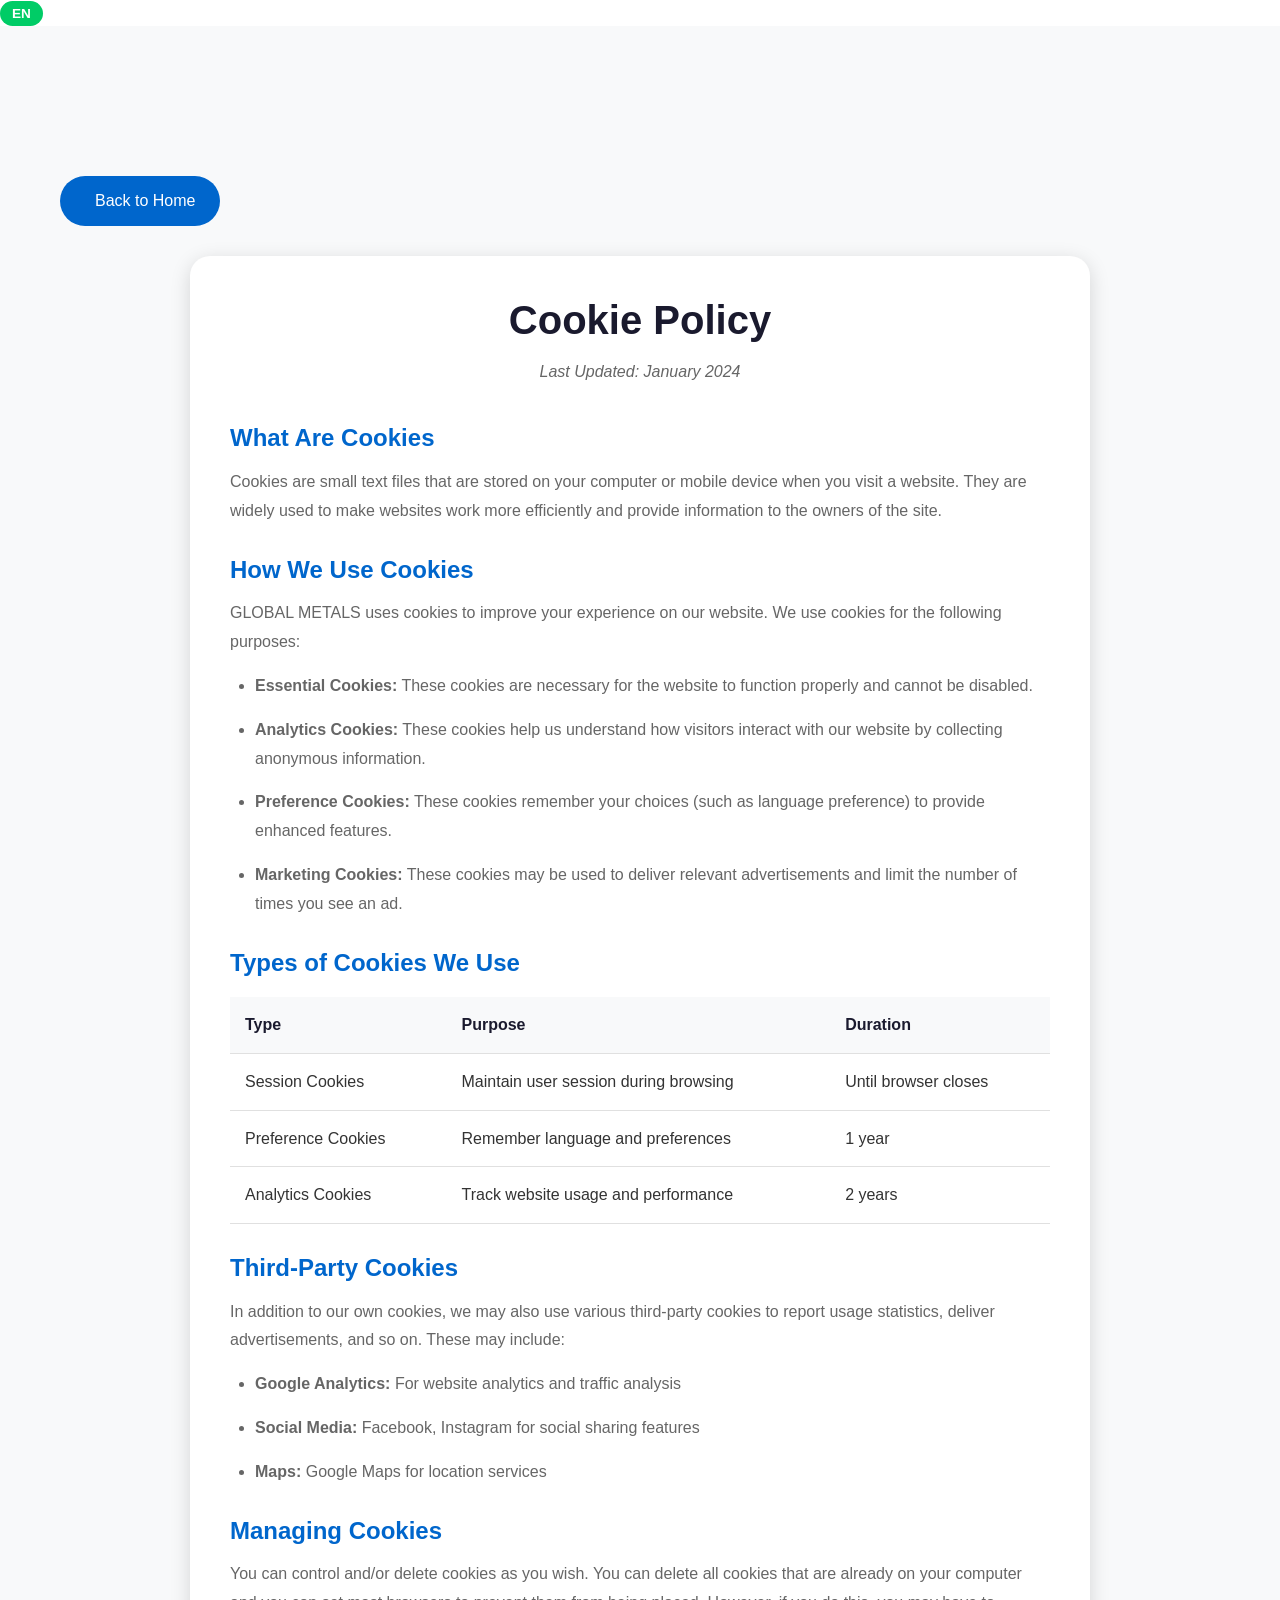
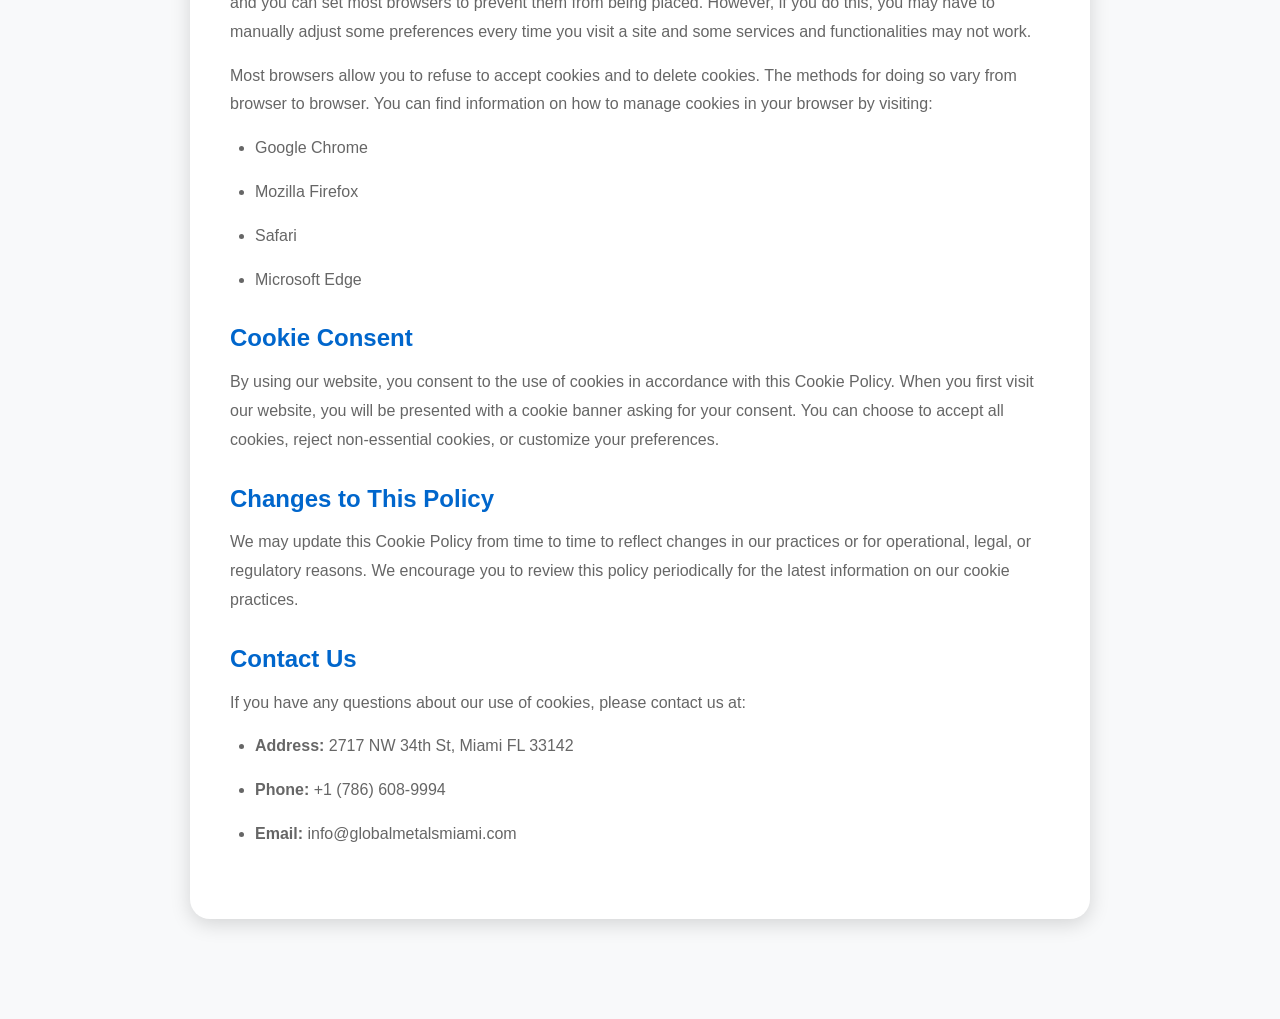
<file: cookies.html>
<!DOCTYPE html>
<html lang="en">
<head>
    <meta charset="UTF-8">
    <meta name="viewport" content="width=device-width, initial-scale=1.0">
    <title>Cookie Policy | GLOBAL METALS</title>
    <meta name="description" content="Cookie Policy for GLOBAL METALS - Learn about how we use cookies on our website">
    <link rel="stylesheet" href="styles.css">
    <style>
        .policy-page {
            padding: 150px 0 100px;
            background: var(--light-color);
            min-height: 100vh;
        }
        .policy-container {
            max-width: 900px;
            margin: 0 auto;
            padding: 40px;
            background: var(--white);
            border-radius: var(--border-radius-lg);
            box-shadow: var(--shadow-md);
        }
        .policy-header {
            text-align: center;
            margin-bottom: 40px;
        }
        .policy-header h1 {
            font-size: 2.5rem;
            color: var(--dark-color);
            margin-bottom: 15px;
        }
        .policy-section {
            margin-bottom: 30px;
        }
        .policy-section h2 {
            color: var(--primary-color);
            margin: 25px 0 15px;
            font-size: 1.5rem;
        }
        .policy-section p,
        .policy-section li {
            color: var(--text-light);
            line-height: 1.8;
            margin-bottom: 15px;
        }
        .policy-section ul {
            list-style: disc;
            padding-left: 25px;
        }
        .back-home {
            display: inline-flex;
            align-items: center;
            gap: 10px;
            padding: 12px 25px;
            background: var(--primary-color);
            color: var(--white);
            border-radius: 25px;
            margin-bottom: 30px;
            transition: var(--transition);
        }
        .back-home:hover {
            background: var(--primary-dark);
            transform: translateX(-5px);
        }
        .last-updated {
            color: var(--text-light);
            font-style: italic;
            margin-bottom: 20px;
        }
        .cookie-table {
            width: 100%;
            border-collapse: collapse;
            margin: 20px 0;
        }
        .cookie-table th,
        .cookie-table td {
            padding: 15px;
            text-align: left;
            border-bottom: 1px solid var(--gray);
        }
        .cookie-table th {
            background: var(--light-color);
            color: var(--dark-color);
            font-weight: 600;
        }
        .cookie-table tr:hover {
            background: var(--light-color);
        }
    </style>
</head>
<body>
    <!-- Language Toggle -->
    <div class="language-toggle">
        <button id="lang-en" class="lang-btn active" data-lang="en">EN</button>
        <button id="lang-es" class="lang-btn" data-lang="es">ES</button>
    </div>

    <div class="policy-page">
        <div class="container">
            <a href="index.html" class="back-home">
                <i class="fas fa-arrow-left"></i>
                <span data-i18n="back">Back to Home</span>
            </a>
            
            <div class="policy-container">
                <div class="policy-header">
                    <h1 data-i18n="cookie.title">Cookie Policy</h1>
                    <p class="last-updated" data-i18n="cookie.updated">Last Updated: January 2024</p>
                </div>

                <div class="policy-content">
                    <div class="policy-section">
                        <h2 data-i18n="cookie.intro.title">What Are Cookies</h2>
                        <p data-i18n="cookie.intro.text">
                            Cookies are small text files that are stored on your computer or mobile device 
                            when you visit a website. They are widely used to make websites work more 
                            efficiently and provide information to the owners of the site.
                        </p>
                    </div>

                    <div class="policy-section">
                        <h2 data-i18n="cookie.how.title">How We Use Cookies</h2>
                        <p data-i18n="cookie.how.text">
                            GLOBAL METALS uses cookies to improve your experience on our website. We use 
                            cookies for the following purposes:
                        </p>
                        <ul>
                            <li data-i18n="cookie.how.item1">
                                <strong>Essential Cookies:</strong> These cookies are necessary for the 
                                website to function properly and cannot be disabled.
                            </li>
                            <li data-i18n="cookie.how.item2">
                                <strong>Analytics Cookies:</strong> These cookies help us understand how 
                                visitors interact with our website by collecting anonymous information.
                            </li>
                            <li data-i18n="cookie.how.item3">
                                <strong>Preference Cookies:</strong> These cookies remember your choices 
                                (such as language preference) to provide enhanced features.
                            </li>
                            <li data-i18n="cookie.how.item4">
                                <strong>Marketing Cookies:</strong> These cookies may be used to deliver 
                                relevant advertisements and limit the number of times you see an ad.
                            </li>
                        </ul>
                    </div>

                    <div class="policy-section">
                        <h2 data-i18n="cookie.types.title">Types of Cookies We Use</h2>
                        <table class="cookie-table">
                            <thead>
                                <tr>
                                    <th data-i18n="cookie.table.type">Type</th>
                                    <th data-i18n="cookie.table.purpose">Purpose</th>
                                    <th data-i18n="cookie.table.duration">Duration</th>
                                </tr>
                            </thead>
                            <tbody>
                                <tr>
                                    <td data-i18n="cookie.table.row1.type">Session Cookies</td>
                                    <td data-i18n="cookie.table.row1.purpose">Maintain user session during browsing</td>
                                    <td data-i18n="cookie.table.row1.duration">Until browser closes</td>
                                </tr>
                                <tr>
                                    <td data-i18n="cookie.table.row2.type">Preference Cookies</td>
                                    <td data-i18n="cookie.table.row2.purpose">Remember language and preferences</td>
                                    <td data-i18n="cookie.table.row2.duration">1 year</td>
                                </tr>
                                <tr>
                                    <td data-i18n="cookie.table.row3.type">Analytics Cookies</td>
                                    <td data-i18n="cookie.table.row3.purpose">Track website usage and performance</td>
                                    <td data-i18n="cookie.table.row3.duration">2 years</td>
                                </tr>
                            </tbody>
                        </table>
                    </div>

                    <div class="policy-section">
                        <h2 data-i18n="cookie.third.title">Third-Party Cookies</h2>
                        <p data-i18n="cookie.third.text">
                            In addition to our own cookies, we may also use various third-party cookies 
                            to report usage statistics, deliver advertisements, and so on. These may include:
                        </p>
                        <ul>
                            <li data-i18n="cookie.third.item1">
                                <strong>Google Analytics:</strong> For website analytics and traffic analysis
                            </li>
                            <li data-i18n="cookie.third.item2">
                                <strong>Social Media:</strong> Facebook, Instagram for social sharing features
                            </li>
                            <li data-i18n="cookie.third.item3">
                                <strong>Maps:</strong> Google Maps for location services
                            </li>
                        </ul>
                    </div>

                    <div class="policy-section">
                        <h2 data-i18n="cookie.manage.title">Managing Cookies</h2>
                        <p data-i18n="cookie.manage.text">
                            You can control and/or delete cookies as you wish. You can delete all cookies 
                            that are already on your computer and you can set most browsers to prevent them 
                            from being placed. However, if you do this, you may have to manually adjust some 
                            preferences every time you visit a site and some services and functionalities may 
                            not work.
                        </p>
                        <p data-i18n="cookie.manage.instructions">
                            Most browsers allow you to refuse to accept cookies and to delete cookies. The 
                            methods for doing so vary from browser to browser. You can find information on 
                            how to manage cookies in your browser by visiting:
                        </p>
                        <ul>
                            <li><a href="https://support.google.com/chrome/answer/95647" target="_blank" rel="noopener">Google Chrome</a></li>
                            <li><a href="https://support.mozilla.org/en-US/kb/clear-cookies-and-site-data-firefox" target="_blank" rel="noopener">Mozilla Firefox</a></li>
                            <li><a href="https://support.apple.com/guide/safari/manage-cookies-sfri11471/mac" target="_blank" rel="noopener">Safari</a></li>
                            <li><a href="https://support.microsoft.com/en-us/microsoft-edge/delete-cookies-in-microsoft-edge-63947406-40ac-c3b8-57b9-2a946a29ae09" target="_blank" rel="noopener">Microsoft Edge</a></li>
                        </ul>
                    </div>

                    <div class="policy-section">
                        <h2 data-i18n="cookie.consent.title">Cookie Consent</h2>
                        <p data-i18n="cookie.consent.text">
                            By using our website, you consent to the use of cookies in accordance with this 
                            Cookie Policy. When you first visit our website, you will be presented with a 
                            cookie banner asking for your consent. You can choose to accept all cookies, 
                            reject non-essential cookies, or customize your preferences.
                        </p>
                    </div>

                    <div class="policy-section">
                        <h2 data-i18n="cookie.changes.title">Changes to This Policy</h2>
                        <p data-i18n="cookie.changes.text">
                            We may update this Cookie Policy from time to time to reflect changes in our 
                            practices or for operational, legal, or regulatory reasons. We encourage you to 
                            review this policy periodically for the latest information on our cookie practices.
                        </p>
                    </div>

                    <div class="policy-section">
                        <h2 data-i18n="cookie.contact.title">Contact Us</h2>
                        <p data-i18n="cookie.contact.text">
                            If you have any questions about our use of cookies, please contact us at:
                        </p>
                        <ul>
                            <li><strong>Address:</strong> 2717 NW 34th St, Miami FL 33142</li>
                            <li><strong>Phone:</strong> +1 (786) 608-9994</li>
                            <li><strong>Email:</strong> info@globalmetalsmiami.com</li>
                        </ul>
                    </div>
                </div>
            </div>
        </div>
    </div>

    <script>
        const translations = {
            en: {
                'back': 'Back to Home',
                'cookie.title': 'Cookie Policy',
                'cookie.updated': 'Last Updated: January 2024',
                'cookie.intro.title': 'What Are Cookies',
                'cookie.intro.text': 'Cookies are small text files that are stored on your computer or mobile device when you visit a website. They are widely used to make websites work more efficiently and provide information to the owners of the site.',
                'cookie.how.title': 'How We Use Cookies',
                'cookie.how.text': 'GLOBAL METALS uses cookies to improve your experience on our website. We use cookies for the following purposes:',
                'cookie.how.item1': '<strong>Essential Cookies:</strong> These cookies are necessary for the website to function properly and cannot be disabled.',
                'cookie.how.item2': '<strong>Analytics Cookies:</strong> These cookies help us understand how visitors interact with our website by collecting anonymous information.',
                'cookie.how.item3': '<strong>Preference Cookies:</strong> These cookies remember your choices (such as language preference) to provide enhanced features.',
                'cookie.how.item4': '<strong>Marketing Cookies:</strong> These cookies may be used to deliver relevant advertisements and limit the number of times you see an ad.',
                'cookie.types.title': 'Types of Cookies We Use',
                'cookie.table.type': 'Type',
                'cookie.table.purpose': 'Purpose',
                'cookie.table.duration': 'Duration',
                'cookie.table.row1.type': 'Session Cookies',
                'cookie.table.row1.purpose': 'Maintain user session during browsing',
                'cookie.table.row1.duration': 'Until browser closes',
                'cookie.table.row2.type': 'Preference Cookies',
                'cookie.table.row2.purpose': 'Remember language and preferences',
                'cookie.table.row2.duration': '1 year',
                'cookie.table.row3.type': 'Analytics Cookies',
                'cookie.table.row3.purpose': 'Track website usage and performance',
                'cookie.table.row3.duration': '2 years',
                'cookie.third.title': 'Third-Party Cookies',
                'cookie.third.text': 'In addition to our own cookies, we may also use various third-party cookies to report usage statistics, deliver advertisements, and so on. These may include:',
                'cookie.third.item1': '<strong>Google Analytics:</strong> For website analytics and traffic analysis',
                'cookie.third.item2': '<strong>Social Media:</strong> Facebook, Instagram for social sharing features',
                'cookie.third.item3': '<strong>Maps:</strong> Google Maps for location services',
                'cookie.manage.title': 'Managing Cookies',
                'cookie.manage.text': 'You can control and/or delete cookies as you wish. You can delete all cookies that are already on your computer and you can set most browsers to prevent them from being placed. However, if you do this, you may have to manually adjust some preferences every time you visit a site and some services and functionalities may not work.',
                'cookie.manage.instructions': 'Most browsers allow you to refuse to accept cookies and to delete cookies. The methods for doing so vary from browser to browser. You can find information on how to manage cookies in your browser by visiting:',
                'cookie.consent.title': 'Cookie Consent',
                'cookie.consent.text': 'By using our website, you consent to the use of cookies in accordance with this Cookie Policy. When you first visit our website, you will be presented with a cookie banner asking for your consent. You can choose to accept all cookies, reject non-essential cookies, or customize your preferences.',
                'cookie.changes.title': 'Changes to This Policy',
                'cookie.changes.text': 'We may update this Cookie Policy from time to time to reflect changes in our practices or for operational, legal, or regulatory reasons. We encourage you to review this policy periodically for the latest information on our cookie practices.',
                'cookie.contact.title': 'Contact Us',
                'cookie.contact.text': 'If you have any questions about our use of cookies, please contact us at:'
            },
            es: {
                'back': 'Volver al Inicio',
                'cookie.title': 'Política de Cookies',
                'cookie.updated': 'Última Actualización: Enero 2024',
                'cookie.intro.title': 'Qué son las Cookies',
                'cookie.intro.text': 'Las cookies son pequeños archivos de texto que se almacenan en su computadora o dispositivo móvil cuando visita un sitio web. Se utilizan ampliamente para hacer que los sitios web funcionen de manera más eficiente y proporcionar información a los propietarios del sitio.',
                'cookie.how.title': 'Cómo Usamos las Cookies',
                'cookie.how.text': 'GLOBAL METALS usa cookies para mejorar su experiencia en nuestro sitio web. Usamos cookies para los siguientes propósitos:',
                'cookie.how.item1': '<strong>Cookies Esenciales:</strong> Estas cookies son necesarias para que el sitio web funcione correctamente y no se pueden deshabilitar.',
                'cookie.how.item2': '<strong>Cookies de Análisis:</strong> Estas cookies nos ayudan a comprender cómo los visitantes interactúan con nuestro sitio web recopilando información anónima.',
                'cookie.how.item3': '<strong>Cookies de Preferencia:</strong> Estas cookies recuerdan sus elecciones (como la preferencia de idioma) para proporcionar funciones mejoradas.',
                'cookie.how.item4': '<strong>Cookies de Marketing:</strong> Estas cookies pueden usarse para mostrar anuncios relevantes y limitar la cantidad de veces que ve un anuncio.',
                'cookie.types.title': 'Tipos de Cookies que Usamos',
                'cookie.table.type': 'Tipo',
                'cookie.table.purpose': 'Propósito',
                'cookie.table.duration': 'Duración',
                'cookie.table.row1.type': 'Cookies de Sesión',
                'cookie.table.row1.purpose': 'Mantener la sesión del usuario durante la navegación',
                'cookie.table.row1.duration': 'Hasta cerrar el navegador',
                'cookie.table.row2.type': 'Cookies de Preferencia',
                'cookie.table.row2.purpose': 'Recordar idioma y preferencias',
                'cookie.table.row2.duration': '1 año',
                'cookie.table.row3.type': 'Cookies de Análisis',
                'cookie.table.row3.purpose': 'Rastrear uso y rendimiento del sitio web',
                'cookie.table.row3.duration': '2 años',
                'cookie.third.title': 'Cookies de Terceros',
                'cookie.third.text': 'Además de nuestras propias cookies, también podemos usar varias cookies de terceros para informar estadísticas de uso, mostrar anuncios, etc. Estas pueden incluir:',
                'cookie.third.item1': '<strong>Google Analytics:</strong> Para análisis del sitio web y tráfico',
                'cookie.third.item2': '<strong>Redes Sociales:</strong> Facebook, Instagram para funciones de compartir',
                'cookie.third.item3': '<strong>Mapas:</strong> Google Maps para servicios de ubicación',
                'cookie.manage.title': 'Gestionar Cookies',
                'cookie.manage.text': 'Puede controlar y/o eliminar cookies como desee. Puede eliminar todas las cookies que ya están en su computadora y puede configurar la mayoría de los navegadores para evitar que se coloquen. Sin embargo, si hace esto, es posible que deba ajustar manualmente algunas preferencias cada vez que visite un sitio y algunos servicios y funciones pueden no funcionar.',
                'cookie.manage.instructions': 'La mayoría de los navegadores le permiten rechazar aceptar cookies y eliminar cookies. Los métodos para hacerlo varían de navegador a navegador. Puede encontrar información sobre cómo administrar cookies en su navegador visitando:',
                'cookie.consent.title': 'Consentimiento de Cookies',
                'cookie.consent.text': 'Al usar nuestro sitio web, usted consiente el uso de cookies de acuerdo con esta Política de Cookies. Cuando visite nuestro sitio web por primera vez, se le presentará un banner de cookies solicitando su consentimiento. Puede elegir aceptar todas las cookies, rechazar las cookies no esenciales o personalizar sus preferencias.',
                'cookie.changes.title': 'Cambios a Esta Política',
                'cookie.changes.text': 'Podemos actualizar esta Política de Cookies de vez en cuando para reflejar cambios en nuestras prácticas o por razones operativas, legales o regulatorias. Le animamos a revisar esta política periódicamente para obtener la información más reciente sobre nuestras prácticas de cookies.',
                'cookie.contact.title': 'Contáctenos',
                'cookie.contact.text': 'Si tiene alguna pregunta sobre nuestro uso de cookies, contáctenos en:'
            }
        };

        document.querySelectorAll('.lang-btn').forEach(btn => {
            btn.addEventListener('click', () => {
                const lang = btn.dataset.lang;
                document.querySelectorAll('.lang-btn').forEach(b => b.classList.remove('active'));
                btn.classList.add('active');
                
                document.querySelectorAll('[data-i18n]').forEach(el => {
                    const key = el.dataset.i18n;
                    if (translations[lang][key]) {
                        el.innerHTML = translations[lang][key];
                    }
                });
            });
        });
    </script>
</body>
</html>
</file>
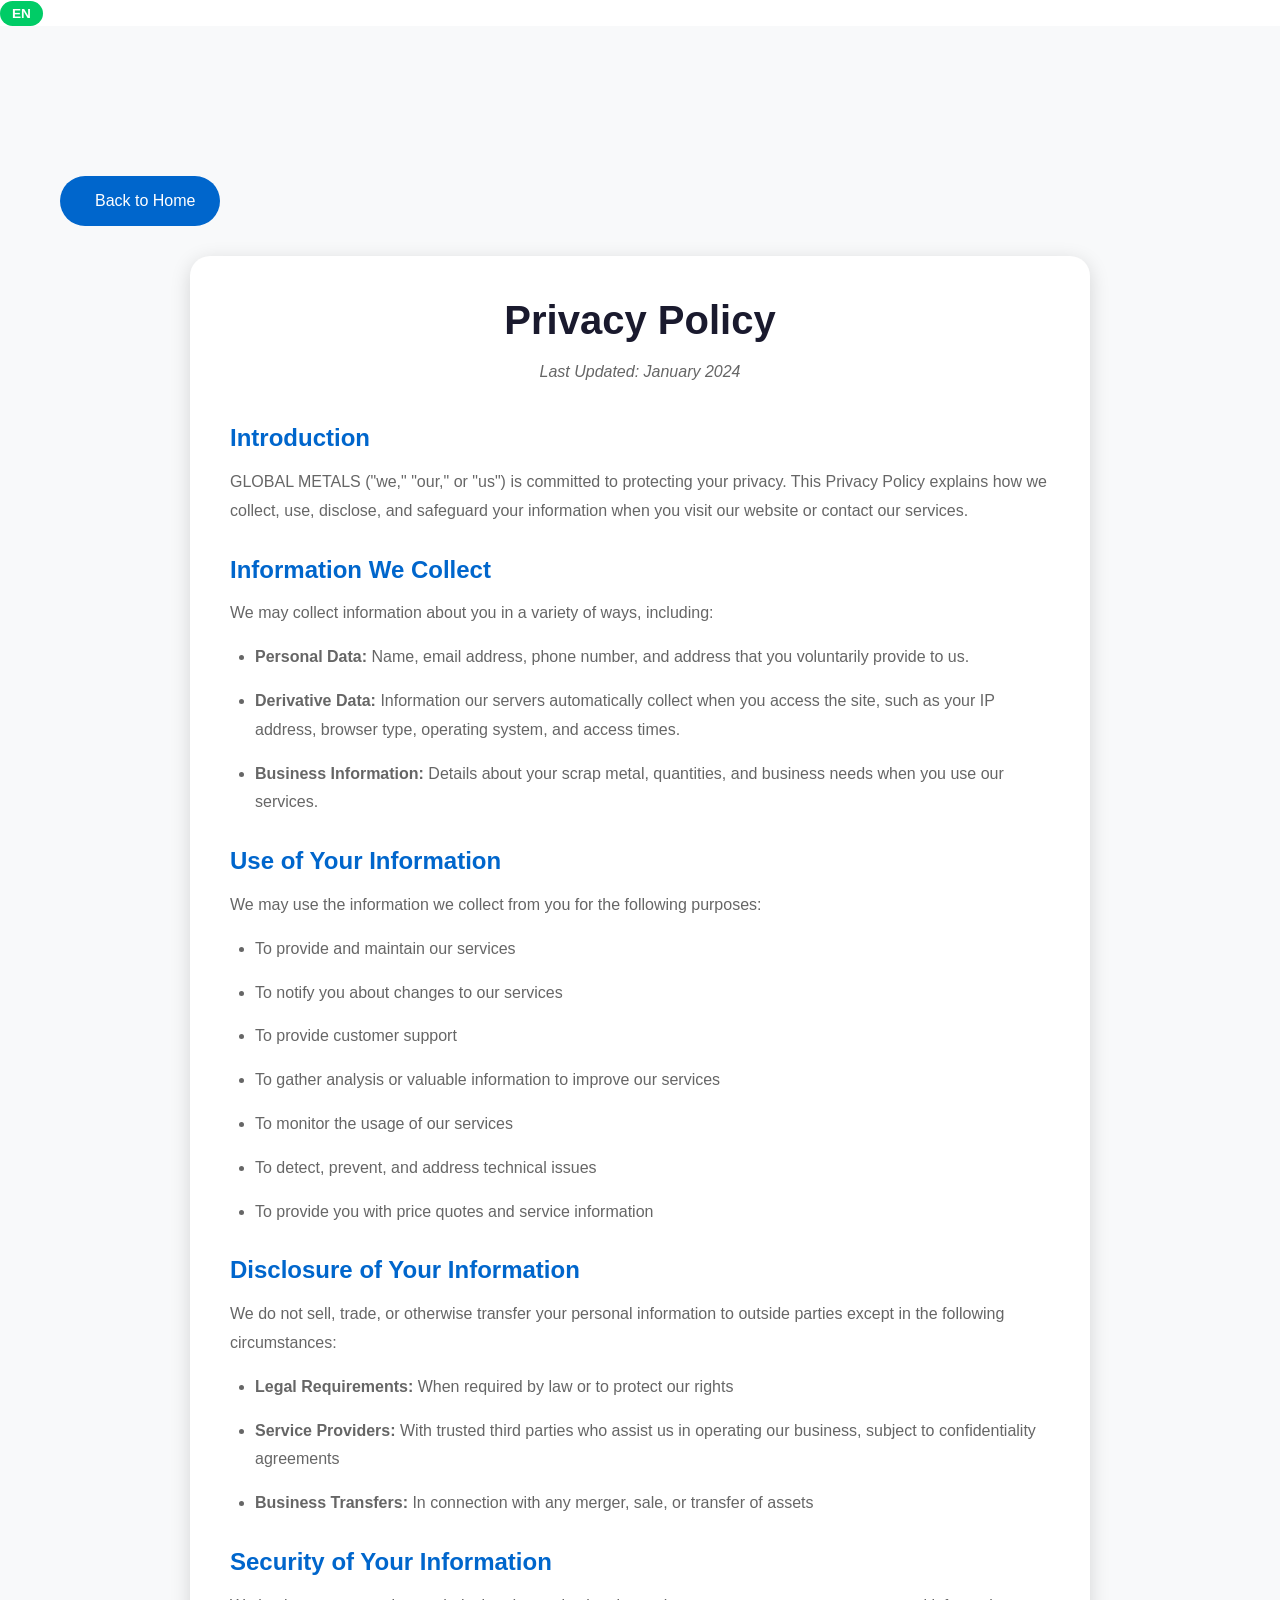
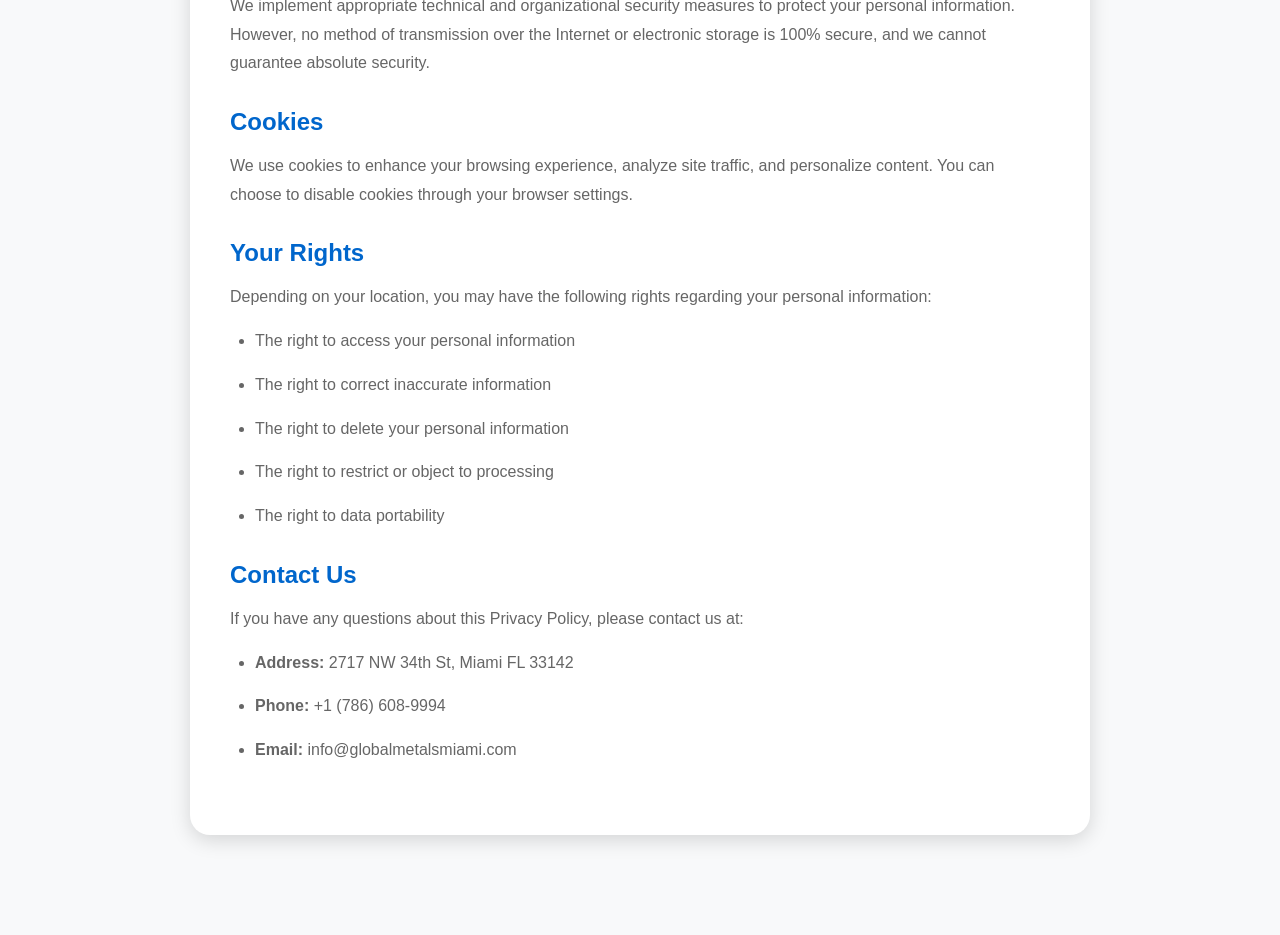
<file: privacy.html>
<!DOCTYPE html>
<html lang="en">
<head>
    <meta charset="UTF-8">
    <meta name="viewport" content="width=device-width, initial-scale=1.0">
    <title>Privacy Policy | GLOBAL METALS</title>
    <meta name="description" content="Privacy Policy for GLOBAL METALS - Learn how we protect your personal information">
    <link rel="stylesheet" href="styles.css">
    <style>
        .policy-page {
            padding: 150px 0 100px;
            background: var(--light-color);
            min-height: 100vh;
        }
        .policy-container {
            max-width: 900px;
            margin: 0 auto;
            padding: 40px;
            background: var(--white);
            border-radius: var(--border-radius-lg);
            box-shadow: var(--shadow-md);
        }
        .policy-header {
            text-align: center;
            margin-bottom: 40px;
        }
        .policy-header h1 {
            font-size: 2.5rem;
            color: var(--dark-color);
            margin-bottom: 15px;
        }
        .policy-section {
            margin-bottom: 30px;
        }
        .policy-section h2 {
            color: var(--primary-color);
            margin: 25px 0 15px;
            font-size: 1.5rem;
        }
        .policy-section p,
        .policy-section li {
            color: var(--text-light);
            line-height: 1.8;
            margin-bottom: 15px;
        }
        .policy-section ul {
            list-style: disc;
            padding-left: 25px;
        }
        .back-home {
            display: inline-flex;
            align-items: center;
            gap: 10px;
            padding: 12px 25px;
            background: var(--primary-color);
            color: var(--white);
            border-radius: 25px;
            margin-bottom: 30px;
            transition: var(--transition);
        }
        .back-home:hover {
            background: var(--primary-dark);
            transform: translateX(-5px);
        }
        .last-updated {
            color: var(--text-light);
            font-style: italic;
            margin-bottom: 20px;
        }
    </style>
</head>
<body>
    <!-- Language Toggle -->
    <div class="language-toggle">
        <button id="lang-en" class="lang-btn active" data-lang="en">EN</button>
        <button id="lang-es" class="lang-btn" data-lang="es">ES</button>
    </div>

    <div class="policy-page">
        <div class="container">
            <a href="index.html" class="back-home">
                <i class="fas fa-arrow-left"></i>
                <span data-i18n="back">Back to Home</span>
            </a>
            
            <div class="policy-container">
                <div class="policy-header">
                    <h1 data-i18n="privacy.title">Privacy Policy</h1>
                    <p class="last-updated" data-i18n="privacy.updated">Last Updated: January 2024</p>
                </div>

                <div class="policy-content">
                    <div class="policy-section">
                        <h2 data-i18n="privacy.intro.title">Introduction</h2>
                        <p data-i18n="privacy.intro.text">
                            GLOBAL METALS ("we," "our," or "us") is committed to protecting your privacy. 
                            This Privacy Policy explains how we collect, use, disclose, and safeguard your 
                            information when you visit our website or contact our services.
                        </p>
                    </div>

                    <div class="policy-section">
                        <h2 data-i18n="privacy.collection.title">Information We Collect</h2>
                        <p data-i18n="privacy.collection.text">
                            We may collect information about you in a variety of ways, including:
                        </p>
                        <ul>
                            <li data-i18n="privacy.collection.item1">
                                <strong>Personal Data:</strong> Name, email address, phone number, and address that you voluntarily provide to us.
                            </li>
                            <li data-i18n="privacy.collection.item2">
                                <strong>Derivative Data:</strong> Information our servers automatically collect when you access the site, such as your IP address, browser type, operating system, and access times.
                            </li>
                            <li data-i18n="privacy.collection.item3">
                                <strong>Business Information:</strong> Details about your scrap metal, quantities, and business needs when you use our services.
                            </li>
                        </ul>
                    </div>

                    <div class="policy-section">
                        <h2 data-i18n="privacy.use.title">Use of Your Information</h2>
                        <p data-i18n="privacy.use.text">
                            We may use the information we collect from you for the following purposes:
                        </p>
                        <ul>
                            <li data-i18n="privacy.use.item1">To provide and maintain our services</li>
                            <li data-i18n="privacy.use.item2">To notify you about changes to our services</li>
                            <li data-i18n="privacy.use.item3">To provide customer support</li>
                            <li data-i18n="privacy.use.item4">To gather analysis or valuable information to improve our services</li>
                            <li data-i18n="privacy.use.item5">To monitor the usage of our services</li>
                            <li data-i18n="privacy.use.item6">To detect, prevent, and address technical issues</li>
                            <li data-i18n="privacy.use.item7">To provide you with price quotes and service information</li>
                        </ul>
                    </div>

                    <div class="policy-section">
                        <h2 data-i18n="privacy.disclosure.title">Disclosure of Your Information</h2>
                        <p data-i18n="privacy.disclosure.text">
                            We do not sell, trade, or otherwise transfer your personal information to outside 
                            parties except in the following circumstances:
                        </p>
                        <ul>
                            <li data-i18n="privacy.disclosure.item1">
                                <strong>Legal Requirements:</strong> When required by law or to protect our rights
                            </li>
                            <li data-i18n="privacy.disclosure.item2">
                                <strong>Service Providers:</strong> With trusted third parties who assist us in 
                                operating our business, subject to confidentiality agreements
                            </li>
                            <li data-i18n="privacy.disclosure.item3">
                                <strong>Business Transfers:</strong> In connection with any merger, sale, or 
                                transfer of assets
                            </li>
                        </ul>
                    </div>

                    <div class="policy-section">
                        <h2 data-i18n="privacy.security.title">Security of Your Information</h2>
                        <p data-i18n="privacy.security.text">
                            We implement appropriate technical and organizational security measures to protect 
                            your personal information. However, no method of transmission over the Internet or 
                            electronic storage is 100% secure, and we cannot guarantee absolute security.
                        </p>
                    </div>

                    <div class="policy-section">
                        <h2 data-i18n="privacy.cookies.title">Cookies</h2>
                        <p data-i18n="privacy.cookies.text">
                            We use cookies to enhance your browsing experience, analyze site traffic, and 
                            personalize content. You can choose to disable cookies through your browser settings.
                        </p>
                    </div>

                    <div class="policy-section">
                        <h2 data-i18n="privacy.rights.title">Your Rights</h2>
                        <p data-i18n="privacy.rights.text">
                            Depending on your location, you may have the following rights regarding your 
                            personal information:
                        </p>
                        <ul>
                            <li data-i18n="privacy.rights.item1">The right to access your personal information</li>
                            <li data-i18n="privacy.rights.item2">The right to correct inaccurate information</li>
                            <li data-i18n="privacy.rights.item3">The right to delete your personal information</li>
                            <li data-i18n="privacy.rights.item4">The right to restrict or object to processing</li>
                            <li data-i18n="privacy.rights.item5">The right to data portability</li>
                        </ul>
                    </div>

                    <div class="policy-section">
                        <h2 data-i18n="privacy.contact.title">Contact Us</h2>
                        <p data-i18n="privacy.contact.text">
                            If you have any questions about this Privacy Policy, please contact us at:
                        </p>
                        <ul>
                            <li><strong>Address:</strong> 2717 NW 34th St, Miami FL 33142</li>
                            <li><strong>Phone:</strong> +1 (786) 608-9994</li>
                            <li><strong>Email:</strong> info@globalmetalsmiami.com</li>
                        </ul>
                    </div>
                </div>
            </div>
        </div>
    </div>

    <script>
        // Simple language toggle for policy page
        const translations = {
            en: {
                'back': 'Back to Home',
                'privacy.title': 'Privacy Policy',
                'privacy.updated': 'Last Updated: January 2024',
                'privacy.intro.title': 'Introduction',
                'privacy.intro.text': 'GLOBAL METALS ("we," "our," or "us") is committed to protecting your privacy. This Privacy Policy explains how we collect, use, disclose, and safeguard your information when you visit our website or contact our services.',
                'privacy.collection.title': 'Information We Collect',
                'privacy.collection.text': 'We may collect information about you in a variety of ways, including:',
                'privacy.collection.item1': '<strong>Personal Data:</strong> Name, email address, phone number, and address that you voluntarily provide to us.',
                'privacy.collection.item2': '<strong>Derivative Data:</strong> Information our servers automatically collect when you access the site, such as your IP address, browser type, operating system, and access times.',
                'privacy.collection.item3': '<strong>Business Information:</strong> Details about your scrap metal, quantities, and business needs when you use our services.',
                'privacy.use.title': 'Use of Your Information',
                'privacy.use.text': 'We may use the information we collect from you for the following purposes:',
                'privacy.use.item1': 'To provide and maintain our services',
                'privacy.use.item2': 'To notify you about changes to our services',
                'privacy.use.item3': 'To provide customer support',
                'privacy.use.item4': 'To gather analysis or valuable information to improve our services',
                'privacy.use.item5': 'To monitor the usage of our services',
                'privacy.use.item6': 'To detect, prevent, and address technical issues',
                'privacy.use.item7': 'To provide you with price quotes and service information',
                'privacy.disclosure.title': 'Disclosure of Your Information',
                'privacy.disclosure.text': 'We do not sell, trade, or otherwise transfer your personal information to outside parties except in the following circumstances:',
                'privacy.disclosure.item1': '<strong>Legal Requirements:</strong> When required by law or to protect our rights',
                'privacy.disclosure.item2': '<strong>Service Providers:</strong> With trusted third parties who assist us in operating our business, subject to confidentiality agreements',
                'privacy.disclosure.item3': '<strong>Business Transfers:</strong> In connection with any merger, sale, or transfer of assets',
                'privacy.security.title': 'Security of Your Information',
                'privacy.security.text': 'We implement appropriate technical and organizational security measures to protect your personal information. However, no method of transmission over the Internet or electronic storage is 100% secure, and we cannot guarantee absolute security.',
                'privacy.cookies.title': 'Cookies',
                'privacy.cookies.text': 'We use cookies to enhance your browsing experience, analyze site traffic, and personalize content. You can choose to disable cookies through your browser settings.',
                'privacy.rights.title': 'Your Rights',
                'privacy.rights.text': 'Depending on your location, you may have the following rights regarding your personal information:',
                'privacy.rights.item1': 'The right to access your personal information',
                'privacy.rights.item2': 'The right to correct inaccurate information',
                'privacy.rights.item3': 'The right to delete your personal information',
                'privacy.rights.item4': 'The right to restrict or object to processing',
                'privacy.rights.item5': 'The right to data portability',
                'privacy.contact.title': 'Contact Us',
                'privacy.contact.text': 'If you have any questions about this Privacy Policy, please contact us at:'
            },
            es: {
                'back': 'Volver al Inicio',
                'privacy.title': 'Política de Privacidad',
                'privacy.updated': 'Última Actualización: Enero 2024',
                'privacy.intro.title': 'Introducción',
                'privacy.intro.text': 'GLOBAL METALS ("nosotros", "nuestro") está comprometido a proteger su privacidad. Esta Política de Privacidad explica cómo recopilamos, usamos, divulgamos y protegemos su información cuando visita nuestro sitio web o contacta nuestros servicios.',
                'privacy.collection.title': 'Información que Recopilamos',
                'privacy.collection.text': 'Podemos recopilar información sobre usted de varias maneras, incluyendo:',
                'privacy.collection.item1': '<strong>Datos Personales:</strong> Nombre, correo electrónico, número de teléfono y dirección que usted nos proporciona voluntariamente.',
                'privacy.collection.item2': '<strong>Datos Derivados:</strong> Información que nuestros servidores recopilan automáticamente cuando accede al sitio, como su dirección IP, tipo de navegador, sistema operativo y horarios de acceso.',
                'privacy.collection.item3': '<strong>Información Comercial:</strong> Detalles sobre su chatarra, cantidades y necesidades comerciales cuando usa nuestros servicios.',
                'privacy.use.title': 'Uso de su Información',
                'privacy.use.text': 'Podemos usar la información que recopilamos de usted para los siguientes propósitos:',
                'privacy.use.item1': 'Proporcionar y mantener nuestros servicios',
                'privacy.use.item2': 'Notificarle sobre cambios en nuestros servicios',
                'privacy.use.item3': 'Proporcionar atención al cliente',
                'privacy.use.item4': 'Recopilar análisis o información valiosa para mejorar nuestros servicios',
                'privacy.use.item5': 'Monitorear el uso de nuestros servicios',
                'privacy.use.item6': 'Detectar, prevenir y abordar problemas técnicos',
                'privacy.use.item7': 'Proporcionarle cotizaciones de precios e información de servicios',
                'privacy.disclosure.title': 'Divulgación de su Información',
                'privacy.disclosure.text': 'No vendemos, comercializamos ni transferimos su información personal a terceros excepto en las siguientes circunstancias:',
                'privacy.disclosure.item1': '<strong>Requisitos Legales:</strong> Cuando lo exija la ley o para proteger nuestros derechos',
                'privacy.disclosure.item2': '<strong>Proveedores de Servicios:</strong> Con terceros de confianza que nos ayudan a operar nuestro negocio, sujetos a acuerdos de confidencialidad',
                'privacy.disclosure.item3': '<strong>Transferencias Comerciales:</strong> En conexión con cualquier fusión, venta o transferencia de activos',
                'privacy.security.title': 'Seguridad de su Información',
                'privacy.security.text': 'Implementamos medidas de seguridad técnicas y organizativas apropiadas para proteger su información personal. Sin embargo, ningún método de transmisión por Internet o almacenamiento electrónico es 100% seguro, y no podemos garantizar seguridad absoluta.',
                'privacy.cookies.title': 'Cookies',
                'privacy.cookies.text': 'Usamos cookies para mejorar su experiencia de navegación, analizar el tráfico del sitio y personalizar el contenido. Puede elegir deshabilitar las cookies a través de la configuración de su navegador.',
                'privacy.rights.title': 'Sus Derechos',
                'privacy.rights.text': 'Dependiendo de su ubicación, puede tener los siguientes derechos con respecto a su información personal:',
                'privacy.rights.item1': 'El derecho a acceder a su información personal',
                'privacy.rights.item2': 'El derecho a corregir información inexacta',
                'privacy.rights.item3': 'El derecho a eliminar su información personal',
                'privacy.rights.item4': 'El derecho a restringir u objetar el procesamiento',
                'privacy.rights.item5': 'El derecho a la portabilidad de datos',
                'privacy.contact.title': 'Contáctenos',
                'privacy.contact.text': 'Si tiene alguna pregunta sobre esta Política de Privacidad, contáctenos en:'
            }
        };

        document.querySelectorAll('.lang-btn').forEach(btn => {
            btn.addEventListener('click', () => {
                const lang = btn.dataset.lang;
                document.querySelectorAll('.lang-btn').forEach(b => b.classList.remove('active'));
                btn.classList.add('active');
                
                document.querySelectorAll('[data-i18n]').forEach(el => {
                    const key = el.dataset.i18n;
                    if (translations[lang][key]) {
                        el.innerHTML = translations[lang][key];
                    }
                });
            });
        });
    </script>
</body>
</html>
</file>
<file: styles.css>
/* ========================================
   GLOBAL METALS - Professional Styles
   ======================================== */

/* CSS Variables */
:root {
    --primary-color: #0066cc;
    --primary-dark: #004c99;
    --secondary-color: #00cc66;
    --secondary-dark: #00994d;
    --accent-color: #ff9900;
    --dark-color: #1a1a2e;
    --light-color: #f8f9fa;
    --text-color: #333333;
    --text-light: #666666;
    --white: #ffffff;
    --gray: #e0e0e0;
    --gradient-primary: linear-gradient(135deg, var(--primary-color), var(--secondary-color));
    --gradient-dark: linear-gradient(135deg, var(--dark-color), #2d2d44);
    --shadow-sm: 0 2px 10px rgba(0, 0, 0, 0.1);
    --shadow-md: 0 5px 20px rgba(0, 0, 0, 0.15);
    --shadow-lg: 0 10px 40px rgba(0, 0, 0, 0.2);
    --transition: all 0.3s ease;
    --border-radius: 10px;
    --border-radius-lg: 20px;
}

/* Reset & Base */
* {
    margin: 0;
    padding: 0;
    box-sizing: border-box;
}

html, body {
    margin: 0;
    padding: 0;
    overflow-x: hidden;
    width: 100%;
}

html {
    scroll-behavior: smooth;
}

body {
    font-family: 'Open Sans', sans-serif;
    color: var(--text-color);
    line-height: 1.6;
    overflow-x: hidden;
    width: 100%;
    max-width: 100%;
}

h1, h2, h3, h4, h5, h6 {
    font-family: 'Montserrat', sans-serif;
    font-weight: 700;
    line-height: 1.2;
}

a {
    text-decoration: none;
    color: inherit;
}

ul {
    list-style: none;
}

img {
    max-width: 100%;
    height: auto;
    display: block;
}

.container {
    max-width: 1200px;
    margin: 0 auto;
    padding: 0 20px;
}

/* ========================================
   LANGUAGE TOGGLE - Inside Nav
   ======================================== */
.lang-switch {
    display: flex;
    gap: 5px;
    background: rgba(255, 255, 255, 0.15);
    padding: 5px 10px;
    border-radius: 20px;
    backdrop-filter: blur(10px);
}

.navbar.scrolled .lang-switch {
    background: rgba(0, 102, 204, 0.1);
}

.lang-btn {
    padding: 5px 12px;
    border: none;
    background: transparent;
    color: var(--white);
    font-weight: 600;
    cursor: pointer;
    border-radius: 15px;
    transition: var(--transition);
    font-family: 'Montserrat', sans-serif;
    font-size: 0.85rem;
}

.navbar.scrolled .lang-btn {
    color: var(--dark-color);
}

.lang-btn:hover {
    background: rgba(255, 255, 255, 0.2);
}

.navbar.scrolled .lang-btn:hover {
    background: rgba(0, 102, 204, 0.2);
}

.lang-btn.active {
    background: var(--secondary-color);
    color: var(--white);
}

.lang-divider {
    color: rgba(255, 255, 255, 0.5);
    padding: 0 10px;
}

.navbar.scrolled .lang-divider {
    color: rgba(0, 0, 0, 0.3);
}

/* ========================================
   NAVIGATION
   ======================================== */
.navbar {
    position: fixed;
    top: 0;
    left: 0;
    width: 100%;
    z-index: 1000;
    background: transparent;
    transition: var(--transition);
    padding: 15px 0;
}

.navbar.scrolled {
    background: var(--white);
    box-shadow: var(--shadow-sm);
    padding: 10px 0;
}

.nav-container {
    max-width: 1200px;
    margin: 0 auto;
    padding: 0 20px;
    display: flex;
    justify-content: space-between;
    align-items: center;
}

.nav-logo img {
    height: 50px;
    transition: var(--transition);
}

.navbar.scrolled .nav-logo img {
    height: 45px;
}

.nav-menu {
    display: flex;
    gap: 30px;
    align-items: center;
}

.nav-link {
    color: var(--white);
    font-weight: 600;
    font-family: 'Montserrat', sans-serif;
    position: relative;
    padding: 5px 0;
    transition: var(--transition);
}

.nav-link::after {
    content: '';
    position: absolute;
    bottom: 0;
    left: 0;
    width: 0;
    height: 2px;
    background: var(--secondary-color);
    transition: var(--transition);
}

.nav-link:hover::after,
.nav-link.active::after {
    width: 100%;
}

.navbar.scrolled .nav-link {
    color: var(--dark-color);
}

.nav-link:hover {
    color: var(--secondary-color);
}

.hamburger {
    display: none;
    cursor: pointer;
    z-index: 1002;
}

.bar {
    display: block;
    width: 25px;
    height: 3px;
    margin: 5px auto;
    background: var(--white);
    transition: var(--transition);
}

.navbar.scrolled .bar {
    background: var(--dark-color);
}

/* ========================================
   HERO CAROUSEL SECTION
   ======================================== */
.hero-carousel {
    position: relative;
    width: 100%;
    height: 100vh;
    min-height: 600px;
    overflow: hidden;
}

.hero-carousel-inner {
    max-width: 100%;
    margin: 0;
    height: 100%;
    width: 100%;
}

.hero-carousel .carousel {
    height: 100%;
    width: 100%;
}

.hero-carousel .carousel-slide {
    min-width: 100%;
    height: 100%;
    position: relative;
}

.hero-carousel .carousel-slide img {
    width: 100%;
    height: 100%;
    object-fit: cover;
    object-position: center;
}

/* Overlay oscuro azulado para mejor legibilidad del texto */
.hero-carousel .carousel-slide::before {
    content: '';
    position: absolute;
    top: 0;
    left: 0;
    width: 100%;
    height: 100%;
    background: linear-gradient(
        to bottom,
        rgba(0, 51, 102, 0.4) 0%,
        rgba(0, 51, 102, 0.6) 50%,
        rgba(0, 30, 80, 0.85) 100%
    );
    z-index: 1;
}

.hero-carousel .carousel-caption {
    position: absolute;
    bottom: 0;
    left: 0;
    right: 0;
    padding: 60px 40px 40px;
    background: linear-gradient(transparent, rgba(0, 0, 0, 0.9));
    color: var(--white);
    text-align: center;
    z-index: 2;
}

.hero-carousel .carousel-caption h2 {
    font-size: clamp(2rem, 5vw, 4rem);
    margin-bottom: 15px;
    text-transform: uppercase;
    letter-spacing: 2px;
    animation: fadeInUp 1s ease;
}

.hero-carousel .carousel-caption p {
    font-size: clamp(1rem, 2vw, 1.4rem);
    opacity: 0.95;
    max-width: 800px;
    margin: 0 auto;
    animation: fadeInUp 1.2s ease;
}

.hero-carousel .carousel-btn {
    position: absolute;
    top: 50%;
    transform: translateY(-50%);
    width: 60px;
    height: 60px;
    background: rgba(255, 255, 255, 0.9);
    border: none;
    border-radius: 50%;
    cursor: pointer;
    display: flex;
    align-items: center;
    justify-content: center;
    box-shadow: var(--shadow-md);
    transition: var(--transition);
    z-index: 10;
}

.hero-carousel .carousel-btn:hover {
    background: var(--secondary-color);
    color: var(--white);
    transform: translateY(-50%) scale(1.1);
}

.hero-carousel .prev-btn {
    left: 20px;
}

.hero-carousel .next-btn {
    right: 20px;
}

.hero-carousel .carousel-dots {
    position: absolute;
    bottom: 20px;
    left: 50%;
    transform: translateX(-50%);
    display: flex;
    gap: 10px;
    z-index: 10;
}

/* Ensure hero carousel is full width */
section.hero-carousel {
    padding: 0;
    margin: 0;
    left: 0;
    right: 0;
}

/* ========================================
   NAVIGATION
   ======================================== */

/* ========================================
   SECTION STYLES
   ======================================== */
.section-header {
    text-align: center;
    margin-bottom: 50px;
}

.section-title {
    font-size: clamp(2rem, 4vw, 3rem);
    color: var(--dark-color);
    margin-bottom: 15px;
    position: relative;
    display: inline-block;
}

.title-line {
    width: 80px;
    height: 4px;
    background: var(--gradient-primary);
    margin: 0 auto 20px;
    border-radius: 2px;
}

.section-subtitle {
    font-size: 1.2rem;
    color: var(--text-light);
    max-width: 600px;
    margin: 0 auto;
}

/* Buttons */
.btn {
    display: inline-flex;
    align-items: center;
    gap: 10px;
    padding: 15px 35px;
    border-radius: 50px;
    font-weight: 600;
    font-family: 'Montserrat', sans-serif;
    font-size: 1rem;
    transition: var(--transition);
    cursor: pointer;
    border: none;
}

.btn-primary {
    background: var(--white);
    color: var(--primary-color);
}

.btn-primary:hover {
    background: var(--secondary-color);
    color: var(--white);
    transform: translateY(-3px);
    box-shadow: var(--shadow-lg);
}

.btn-secondary {
    background: transparent;
    color: var(--white);
    border: 2px solid var(--white);
}

.btn-secondary:hover {
    background: var(--white);
    color: var(--primary-color);
    transform: translateY(-3px);
}

/* ========================================
   ABOUT SECTION
   ======================================== */
.about {
    padding: 100px 0;
    background: var(--light-color);
}

.about-content {
    display: grid;
    grid-template-columns: 1fr 1fr;
    gap: 50px;
    align-items: center;
}

.about-text {
    animation: fadeInLeft 1s ease;
}

.about-lead {
    font-size: 1.3rem;
    color: var(--primary-color);
    font-weight: 600;
    margin-bottom: 20px;
}

.about-text p {
    margin-bottom: 15px;
    color: var(--text-light);
}

.about-stats {
    display: grid;
    grid-template-columns: repeat(3, 1fr);
    gap: 20px;
    margin-top: 30px;
}

.stat-item {
    text-align: center;
    padding: 20px;
    background: var(--white);
    border-radius: var(--border-radius);
    box-shadow: var(--shadow-sm);
    transition: var(--transition);
}

.stat-item:hover {
    transform: translateY(-5px);
    box-shadow: var(--shadow-md);
}

.stat-item i {
    font-size: 2.5rem;
    color: var(--primary-color);
    margin-bottom: 10px;
}

.stat-number {
    display: block;
    font-size: 1.8rem;
    font-weight: 700;
    color: var(--dark-color);
    font-family: 'Montserrat', sans-serif;
}

.stat-label {
    display: block;
    font-size: 0.9rem;
    color: var(--text-light);
    margin-top: 5px;
}

.about-image {
    animation: fadeInRight 1s ease;
}

.about-image img {
    width: 100%;
    border-radius: var(--border-radius-lg);
    box-shadow: var(--shadow-lg);
    transition: var(--transition);
}

.about-image img:hover {
    transform: scale(1.02);
}

/* ========================================
   VIDEO SECTION
   ======================================== */
.video-section {
    position: relative;
    height: 500px;
    overflow: hidden;
}

.video-container {
    position: relative;
    width: 100%;
    height: 100%;
}

.video-container video {
    width: 100%;
    height: 100%;
    object-fit: cover;
}

.video-overlay {
    position: absolute;
    top: 0;
    left: 0;
    width: 100%;
    height: 100%;
    background: rgba(0, 0, 0, 0.5);
}

.video-content {
    position: absolute;
    top: 50%;
    left: 50%;
    transform: translate(-50%, -50%);
    text-align: center;
    color: var(--white);
    z-index: 2;
}

.video-content h2 {
    font-size: clamp(2rem, 4vw, 3rem);
    margin-bottom: 15px;
}

.video-content p {
    font-size: 1.3rem;
    opacity: 0.9;
}

/* ========================================
   SERVICES SECTION
   ======================================== */
.services {
    padding: 100px 0;
    background: var(--white);
}

.services-grid {
    display: grid;
    grid-template-columns: repeat(auto-fit, minmax(320px, 1fr));
    gap: 30px;
}

.service-card {
    background: var(--light-color);
    padding: 40px 30px;
    border-radius: var(--border-radius-lg);
    text-align: center;
    transition: var(--transition);
    border: 2px solid transparent;
}

.service-card:hover {
    transform: translateY(-10px);
    border-color: var(--primary-color);
    box-shadow: var(--shadow-lg);
    background: var(--white);
}

.service-icon {
    width: 80px;
    height: 80px;
    margin: 0 auto 25px;
    background: var(--gradient-primary);
    border-radius: 50%;
    display: flex;
    align-items: center;
    justify-content: center;
    transition: var(--transition);
}

.service-card:hover .service-icon {
    transform: rotateY(360deg);
}

.service-icon i {
    font-size: 2rem;
    color: var(--white);
}

.service-card h3 {
    font-size: 1.4rem;
    color: var(--dark-color);
    margin-bottom: 15px;
}

.service-card p {
    color: var(--text-light);
    line-height: 1.8;
}

/* ========================================
   PROCESS SECTION
   ======================================== */
.process {
    padding: 100px 0;
    background: var(--gradient-dark);
}

.process .section-title {
    color: var(--white);
}

.process-steps {
    display: grid;
    grid-template-columns: repeat(3, 1fr);
    gap: 40px;
    margin-top: 50px;
}

.process-step {
    text-align: center;
    position: relative;
}

.step-number {
    position: absolute;
    top: -20px;
    left: 50%;
    transform: translateX(-50%);
    width: 50px;
    height: 50px;
    background: var(--accent-color);
    color: var(--white);
    border-radius: 50%;
    display: flex;
    align-items: center;
    justify-content: center;
    font-weight: 700;
    font-size: 1.5rem;
    font-family: 'Montserrat', sans-serif;
}

.step-icon {
    width: 120px;
    height: 120px;
    margin: 0 auto 25px;
    background: var(--white);
    border-radius: 50%;
    display: flex;
    align-items: center;
    justify-content: center;
    box-shadow: var(--shadow-md);
    transition: var(--transition);
}

.process-step:hover .step-icon {
    transform: scale(1.1);
    box-shadow: 0 0 30px rgba(255, 255, 255, 0.3);
}

.step-icon i {
    font-size: 3rem;
    color: var(--primary-color);
}

.process-step h3 {
    font-size: 1.4rem;
    color: var(--white);
    margin-bottom: 15px;
}

.process-step p {
    color: rgba(255, 255, 255, 0.8);
    font-size: 1rem;
}

/* ========================================
   CAROUSEL SECTION
   ======================================== */
.carousel-section {
    padding: 100px 0;
    background: var(--light-color);
}

.carousel-container {
    position: relative;
    width: 100%;
    max-width: 100%;
    margin: 0;
    overflow: hidden;
}

.carousel-container.hero-carousel-inner {
    max-width: 100%;
    width: 100%;
}

/* ========================================
   GALLERY SECTION - Portfolio Grid
   ======================================== */
.gallery-section {
    padding: 100px 0;
    background: var(--white);
}

.gallery-grid {
    display: grid;
    grid-template-columns: repeat(3, 1fr);
    gap: 20px;
    max-width: 1200px;
    margin: 0 auto;
    padding: 0 20px;
}

.gallery-item {
    position: relative;
    overflow: hidden;
    border-radius: var(--border-radius-lg);
    box-shadow: var(--shadow-md);
    cursor: pointer;
    aspect-ratio: 4/3;
}

.gallery-item img {
    width: 100%;
    height: 100%;
    object-fit: cover;
    transition: transform 0.5s ease;
}

.gallery-item:hover img {
    transform: scale(1.1);
}

.gallery-overlay {
    position: absolute;
    bottom: 0;
    left: 0;
    right: 0;
    padding: 30px 20px;
    background: linear-gradient(transparent, rgba(0, 0, 0, 0.85));
    color: var(--white);
    transform: translateY(100%);
    transition: transform 0.3s ease;
}

.gallery-item:hover .gallery-overlay {
    transform: translateY(0);
}

.gallery-overlay p {
    font-size: 1rem;
    font-weight: 500;
    text-align: center;
}

/* ========================================
   CAROUSEL STYLES
   ======================================== */

.carousel {
    display: flex;
    transition: transform 0.6s cubic-bezier(0.4, 0, 0.2, 1);
}

.carousel-slide {
    min-width: 100%;
    position: relative;
}

.carousel-slide img {
    width: 100%;
    height: 500px;
    object-fit: cover;
    border-radius: var(--border-radius-lg);
}

.carousel-caption {
    position: absolute;
    bottom: 0;
    left: 0;
    right: 0;
    padding: 30px;
    background: linear-gradient(transparent, rgba(0, 0, 0, 0.8));
    color: var(--white);
    font-size: 1.2rem;
    text-align: center;
    border-radius: 0 0 var(--border-radius-lg) var(--border-radius-lg);
}

.carousel-btn {
    position: absolute;
    top: 50%;
    transform: translateY(-50%);
    width: 50px;
    height: 50px;
    background: var(--white);
    border: none;
    border-radius: 50%;
    cursor: pointer;
    display: flex;
    align-items: center;
    justify-content: center;
    box-shadow: var(--shadow-md);
    transition: var(--transition);
    z-index: 10;
}

.carousel-btn:hover {
    background: var(--primary-color);
    color: var(--white);
}

.prev-btn {
    left: 20px;
}

.next-btn {
    right: 20px;
}

.carousel-dots {
    display: flex;
    justify-content: center;
    gap: 10px;
    margin-top: 20px;
}

.dot {
    width: 12px;
    height: 12px;
    border-radius: 50%;
    background: var(--gray);
    cursor: pointer;
    transition: var(--transition);
}

.dot.active {
    background: var(--primary-color);
    width: 30px;
    border-radius: 6px;
}

/* ========================================
   METALS SECTION
   ======================================== */
.metals-section {
    padding: 100px 0;
    background: var(--white);
}

.metals-grid {
    display: grid;
    grid-template-columns: repeat(auto-fit, minmax(200px, 1fr));
    gap: 25px;
}

.metal-item {
    display: flex;
    flex-direction: column;
    align-items: center;
    padding: 30px 20px;
    background: var(--light-color);
    border-radius: var(--border-radius);
    transition: var(--transition);
    cursor: pointer;
}

.metal-item:hover {
    background: var(--gradient-primary);
    transform: translateY(-5px);
    box-shadow: var(--shadow-md);
}

.metal-item:hover i,
.metal-item:hover span {
    color: var(--white);
}

.metal-item i {
    font-size: 3rem;
    color: var(--primary-color);
    margin-bottom: 15px;
    transition: var(--transition);
}

.metal-item span {
    font-weight: 600;
    color: var(--dark-color);
    text-align: center;
    transition: var(--transition);
}

/* ========================================
   CONTACT SECTION
   ======================================== */
.contact {
    padding: 100px 0;
    background: var(--light-color);
}

.contact-content {
    display: grid;
    grid-template-columns: 1fr 1fr;
    gap: 50px;
}

.contact-info {
    display: flex;
    flex-direction: column;
    gap: 25px;
}

.contact-item {
    display: flex;
    gap: 20px;
    align-items: flex-start;
    padding: 25px;
    background: var(--white);
    border-radius: var(--border-radius);
    box-shadow: var(--shadow-sm);
    transition: var(--transition);
}

.contact-item:hover {
    transform: translateX(10px);
    box-shadow: var(--shadow-md);
}

.contact-icon {
    width: 60px;
    height: 60px;
    background: var(--gradient-primary);
    border-radius: 50%;
    display: flex;
    align-items: center;
    justify-content: center;
    flex-shrink: 0;
}

.contact-icon i {
    font-size: 1.5rem;
    color: var(--white);
}

.contact-details h4 {
    font-size: 1.1rem;
    color: var(--dark-color);
    margin-bottom: 5px;
}

.contact-details p {
    color: var(--text-light);
}

.contact-map iframe {
    width: 100%;
    height: 100%;
    min-height: 400px;
    border-radius: var(--border-radius-lg);
    box-shadow: var(--shadow-md);
}

/* ========================================
   FOOTER
   ======================================== */
.footer {
    background: var(--dark-color);
    color: var(--white);
    padding: 60px 0 30px;
}

.footer-content {
    display: grid;
    grid-template-columns: repeat(auto-fit, minmax(250px, 1fr));
    gap: 40px;
    margin-bottom: 40px;
}

.footer-logo {
    height: 60px;
    margin-bottom: 20px;
}

.footer-section p {
    color: rgba(255, 255, 255, 0.8);
    margin-bottom: 20px;
}

.footer-section h4 {
    font-size: 1.3rem;
    margin-bottom: 20px;
    color: var(--secondary-color);
}

.footer-section ul li {
    margin-bottom: 12px;
}

.footer-section ul li a {
    color: rgba(255, 255, 255, 0.8);
    transition: var(--transition);
}

.footer-section ul li a:hover {
    color: var(--secondary-color);
    padding-left: 5px;
}

.footer-section ul li i {
    margin-right: 10px;
    color: var(--secondary-color);
}

.social-links {
    display: flex;
    gap: 15px;
}

.social-links a {
    width: 45px;
    height: 45px;
    background: var(--primary-color);
    border-radius: 50%;
    display: flex;
    align-items: center;
    justify-content: center;
    transition: var(--transition);
}

.social-links a:hover {
    background: var(--secondary-color);
    transform: translateY(-3px);
}

.social-links i {
    font-size: 1.2rem;
    color: var(--white);
}

.footer-bottom {
    border-top: 1px solid rgba(255, 255, 255, 0.1);
    padding-top: 30px;
}

.footer-bottom-content {
    display: flex;
    justify-content: space-between;
    align-items: center;
    flex-wrap: wrap;
    gap: 20px;
}

.footer-bottom-content p {
    color: rgba(255, 255, 255, 0.6);
}

.footer-links {
    display: flex;
    gap: 20px;
}

.footer-links a {
    color: rgba(255, 255, 255, 0.6);
    transition: var(--transition);
}

.footer-links a:hover {
    color: var(--secondary-color);
}

.author {
    width: 100%;
    text-align: center;
    margin-top: 20px;
    padding-top: 20px;
    border-top: 1px solid rgba(255, 255, 255, 0.1);
}

.author a {
    color: var(--secondary-color);
    font-weight: 600;
}

/* ========================================
   WHATSAPP BUTTON
   ======================================== */
.whatsapp-btn {
    position: fixed;
    bottom: 30px;
    right: 30px;
    width: 60px;
    height: 60px;
    background: #25d366;
    border-radius: 50%;
    display: flex;
    align-items: center;
    justify-content: center;
    box-shadow: var(--shadow-lg);
    z-index: 999;
    transition: var(--transition);
    animation: pulse 2s infinite;
}

.whatsapp-btn:hover {
    transform: scale(1.1);
    box-shadow: 0 0 30px rgba(37, 211, 102, 0.5);
}

.whatsapp-btn i {
    font-size: 2rem;
    color: var(--white);
}

/* ========================================
   SCROLL TO TOP BUTTON
   ======================================== */
.scroll-top {
    position: fixed;
    bottom: 100px;
    right: 30px;
    width: 50px;
    height: 50px;
    background: var(--primary-color);
    border: none;
    border-radius: 50%;
    cursor: pointer;
    display: flex;
    align-items: center;
    justify-content: center;
    box-shadow: var(--shadow-md);
    z-index: 998;
    opacity: 0;
    visibility: hidden;
    transition: var(--transition);
}

.scroll-top.visible {
    opacity: 1;
    visibility: visible;
}

.scroll-top:hover {
    background: var(--primary-dark);
    transform: translateY(-5px);
}

.scroll-top i {
    font-size: 1.2rem;
    color: var(--white);
}

/* ========================================
   COOKIE BANNER
   ======================================== */
.cookie-banner {
    position: fixed;
    bottom: -200px;
    left: 0;
    width: 100%;
    background: var(--dark-color);
    color: var(--white);
    padding: 20px;
    z-index: 1000;
    transition: var(--transition);
    box-shadow: 0 -5px 20px rgba(0, 0, 0, 0.2);
}

.cookie-banner.show {
    bottom: 0;
}

.cookie-content {
    max-width: 1200px;
    margin: 0 auto;
    display: flex;
    justify-content: space-between;
    align-items: center;
    flex-wrap: wrap;
    gap: 20px;
}

.cookie-content p {
    flex: 1;
    min-width: 300px;
}

.cookie-buttons {
    display: flex;
    gap: 15px;
    align-items: center;
}

.btn-cookie {
    padding: 12px 30px;
    background: var(--secondary-color);
    color: var(--white);
    border: none;
    border-radius: 25px;
    cursor: pointer;
    font-weight: 600;
    transition: var(--transition);
}

.btn-cookie:hover {
    background: var(--secondary-dark);
}

.cookie-buttons a {
    color: var(--white);
    text-decoration: underline;
}

/* ========================================
   ANIMATIONS
   ======================================== */
@keyframes fadeInUp {
    from {
        opacity: 0;
        transform: translateY(30px);
    }
    to {
        opacity: 1;
        transform: translateY(0);
    }
}

@keyframes fadeInLeft {
    from {
        opacity: 0;
        transform: translateX(-50px);
    }
    to {
        opacity: 1;
        transform: translateX(0);
    }
}

@keyframes fadeInRight {
    from {
        opacity: 0;
        transform: translateX(50px);
    }
    to {
        opacity: 1;
        transform: translateX(0);
    }
}

@keyframes slideInDown {
    from {
        opacity: 0;
        transform: translateY(-50px);
    }
    to {
        opacity: 1;
        transform: translateY(0);
    }
}

@keyframes bounce {
    0%, 20%, 50%, 80%, 100% {
        transform: translateX(-50%) translateY(0);
    }
    40% {
        transform: translateX(-50%) translateY(-10px);
    }
    60% {
        transform: translateX(-50%) translateY(-5px);
    }
}

@keyframes pulse {
    0% {
        box-shadow: 0 0 0 0 rgba(37, 211, 102, 0.7);
    }
    70% {
        box-shadow: 0 0 0 20px rgba(37, 211, 102, 0);
    }
    100% {
        box-shadow: 0 0 0 0 rgba(37, 211, 102, 0);
    }
}

/* Scroll Animation Classes */
.fade-in {
    opacity: 0;
    transform: translateY(30px);
    transition: opacity 0.6s ease, transform 0.6s ease;
}

.fade-in.visible {
    opacity: 1;
    transform: translateY(0);
}

/* ========================================
   RESPONSIVE DESIGN
   ======================================== */
@media (max-width: 992px) {
    .about-content,
    .contact-content {
        grid-template-columns: 1fr;
    }

    .process-steps {
        grid-template-columns: 1fr;
    }

    .about-stats {
        grid-template-columns: 1fr;
    }

    .footer-content {
        grid-template-columns: 1fr 1fr;
    }
    
    .hero-carousel .carousel-btn {
        width: 45px;
        height: 45px;
    }
    
    .hero-carousel .prev-btn {
        left: 15px;
    }
    
    .hero-carousel .next-btn {
        right: 15px;
    }
    
    .gallery-grid {
        grid-template-columns: repeat(2, 1fr);
    }
}

@media (max-width: 768px) {
    .hamburger {
        display: block;
        z-index: 1002;
    }

    .hamburger.active .bar:nth-child(2) {
        opacity: 0;
    }

    .hamburger.active .bar:nth-child(1) {
        transform: translateY(8px) rotate(45deg);
    }

    .hamburger.active .bar:nth-child(3) {
        transform: translateY(-8px) rotate(-45deg);
    }

    .nav-menu {
        position: fixed;
        left: -100%;
        top: 0;
        flex-direction: column;
        background: linear-gradient(135deg, var(--dark-color), #2d2d44);
        width: 100%;
        height: 100vh;
        justify-content: center;
        align-items: center;
        transition: var(--transition);
        gap: 25px;
        padding-top: 60px;
        z-index: 1001;
    }

    .nav-menu.active {
        left: 0;
    }

    .nav-link {
        font-size: 1.5rem;
        color: var(--white);
    }

    .nav-link:hover {
        color: var(--secondary-color);
    }

    .lang-divider {
        color: rgba(255, 255, 255, 0.5);
        font-size: 1.5rem;
    }

    .lang-switch {
        background: rgba(255, 255, 255, 0.1);
        padding: 8px 15px;
    }

    .lang-btn {
        color: var(--white);
        font-size: 1rem;
        padding: 8px 16px;
    }

    .lang-btn:hover {
        background: rgba(255, 255, 255, 0.2);
    }

    .lang-btn.active {
        background: var(--secondary-color);
        color: var(--white);
    }

    .hero-carousel .carousel-caption {
        padding: 40px 20px 30px;
    }

    .hero-carousel .carousel-caption h2 {
        font-size: 1.8rem;
    }

    .hero-carousel .carousel-caption p {
        font-size: 1rem;
    }

    .hero-carousel .carousel-btn {
        width: 40px;
        height: 40px;
    }

    .carousel-slide img {
        height: 350px;
    }
    
    .gallery-grid {
        grid-template-columns: repeat(2, 1fr);
        gap: 15px;
    }
    
    .gallery-overlay {
        transform: translateY(0);
        padding: 20px 15px;
    }
    
    .gallery-overlay p {
        font-size: 0.9rem;
    }

    .footer-content {
        grid-template-columns: 1fr;
    }

    .footer-bottom-content {
        flex-direction: column;
        text-align: center;
    }

    .whatsapp-btn {
        bottom: 80px;
        right: 20px;
        width: 55px;
        height: 55px;
    }

    .scroll-top {
        bottom: 150px;
        right: 20px;
    }

    .cookie-content {
        flex-direction: column;
        text-align: center;
    }
    
    .nav-container {
        padding: 0 15px;
    }
}

@media (max-width: 480px) {
    .hero-carousel {
        min-height: 500px;
    }

    .hero-carousel .carousel-caption h2 {
        font-size: 1.4rem;
    }

    .hero-carousel .carousel-caption p {
        font-size: 0.9rem;
    }

    .services-grid {
        grid-template-columns: 1fr;
    }

    .metals-grid {
        grid-template-columns: repeat(2, 1fr);
    }

    .carousel-slide img {
        height: 280px;
    }
    
    .gallery-grid {
        grid-template-columns: 1fr;
    }
    
    .gallery-overlay {
        transform: translateY(0);
    }

    .carousel-caption {
        font-size: 1rem;
        padding: 20px 15px;
    }
    
    .hero-carousel .carousel-btn {
        display: none;
    }
    
    .lang-switch {
        padding: 5px 10px;
    }
    
    .lang-btn {
        padding: 6px 12px;
        font-size: 0.9rem;
    }
}
</file>
